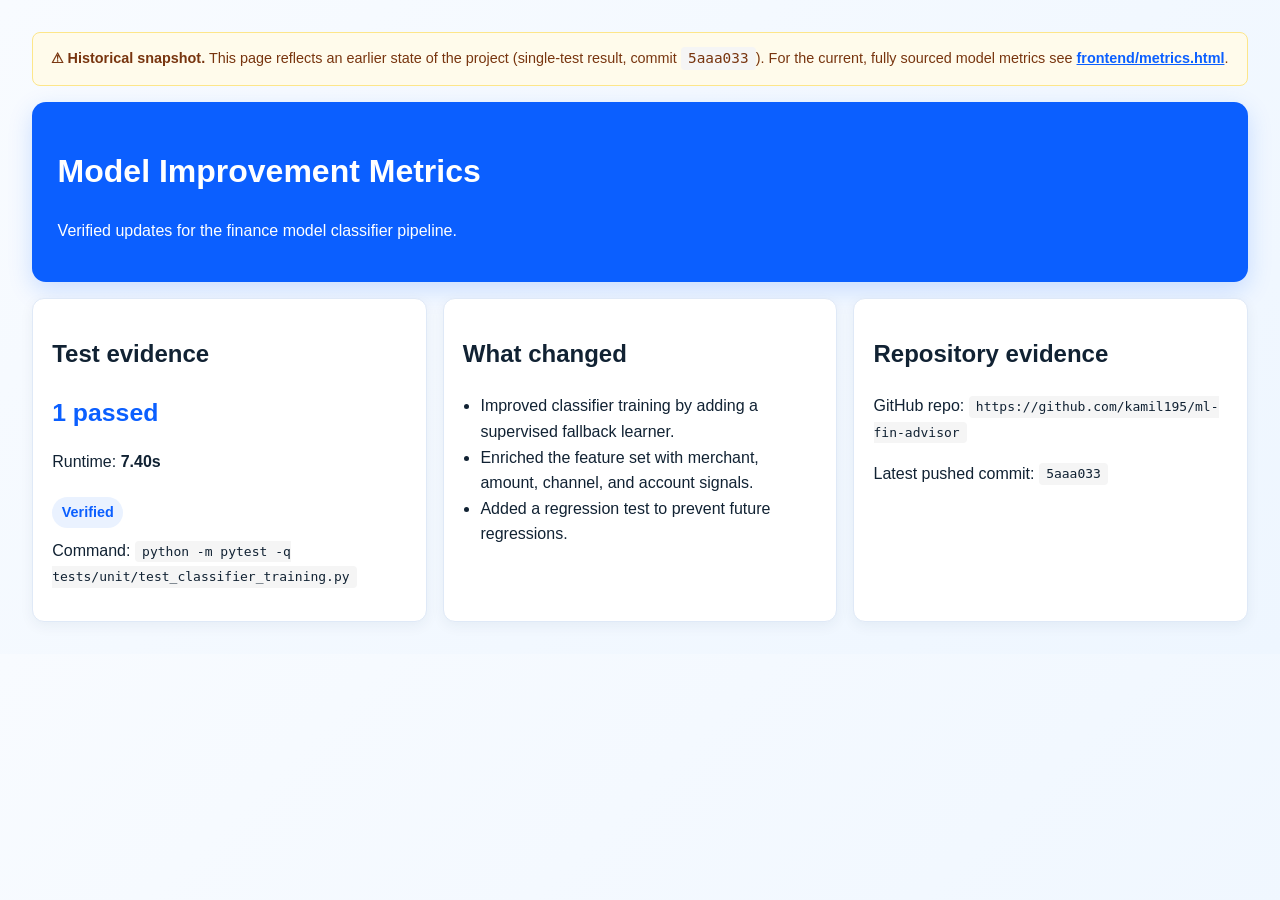
<file: metrics.html>
<!DOCTYPE html>
<html lang="en">
<head>
  <meta charset="UTF-8" />
  <meta name="viewport" content="width=device-width, initial-scale=1.0" />
  <title>Model Metrics</title>
  <style>
    :root { color-scheme: light dark; }
    body {
      font-family: "Segoe UI", Arial, sans-serif;
      margin: 0;
      padding: 2rem;
      background: linear-gradient(135deg, #f8fbff 0%, #eef6ff 100%);
      color: #123;
      line-height: 1.6;
    }
    .hero {
      background: #0b5fff;
      color: white;
      border-radius: 14px;
      padding: 1.4rem 1.6rem;
      margin-bottom: 1rem;
      box-shadow: 0 8px 24px rgba(11,95,255,0.18);
    }
    .grid { display: grid; gap: 1rem; grid-template-columns: repeat(auto-fit, minmax(280px, 1fr)); }
    .card {
      background: white;
      border: 1px solid #dfe9f7;
      border-radius: 12px;
      padding: 1rem 1.2rem;
      box-shadow: 0 4px 14px rgba(18,51,84,0.06);
    }
    .metric { font-size: 1.55rem; font-weight: 700; color: #0b5fff; }
    .pill {
      display: inline-block;
      background: #eaf2ff;
      color: #0b5fff;
      padding: 0.25rem 0.6rem;
      border-radius: 999px;
      font-size: 0.9rem;
      font-weight: 600;
      margin-top: 0.4rem;
    }
    code { background: #f5f5f5; padding: 0.2rem 0.45rem; border-radius: 4px; }
    ul { padding-left: 1.1rem; }
  </style>
</head>
<body>
  <div class="banner" style="background:#FFFBEB;border:1px solid #FDE68A;border-radius:8px;padding:0.9rem 1.1rem;margin-bottom:1rem;font-size:0.9rem;color:#78350F;line-height:1.6;">
    <strong>&#9888; Historical snapshot.</strong> This page reflects an earlier state of the project
    (single-test result, commit <code>5aaa033</code>). For the current, fully sourced model metrics
    see <a href="frontend/metrics.html" style="color:#0b5fff;font-weight:600;">frontend/metrics.html</a>.
  </div>

  <div class="hero">
    <h1>Model Improvement Metrics</h1>
    <p>Verified updates for the finance model classifier pipeline.</p>
  </div>

  <div class="grid">
    <div class="card">
      <h2>Test evidence</h2>
      <p><span class="metric">1 passed</span></p>
      <p>Runtime: <strong>7.40s</strong></p>
      <div class="pill">Verified</div>
      <p style="margin-top: 0.6rem;">Command: <code>python -m pytest -q tests/unit/test_classifier_training.py</code></p>
    </div>

    <div class="card">
      <h2>What changed</h2>
      <ul>
        <li>Improved classifier training by adding a supervised fallback learner.</li>
        <li>Enriched the feature set with merchant, amount, channel, and account signals.</li>
        <li>Added a regression test to prevent future regressions.</li>
      </ul>
    </div>

    <div class="card">
      <h2>Repository evidence</h2>
      <p>GitHub repo: <code>https://github.com/kamil195/ml-fin-advisor</code></p>
      <p>Latest pushed commit: <code>5aaa033</code></p>
    </div>
  </div>
</body>
</html>
</file>
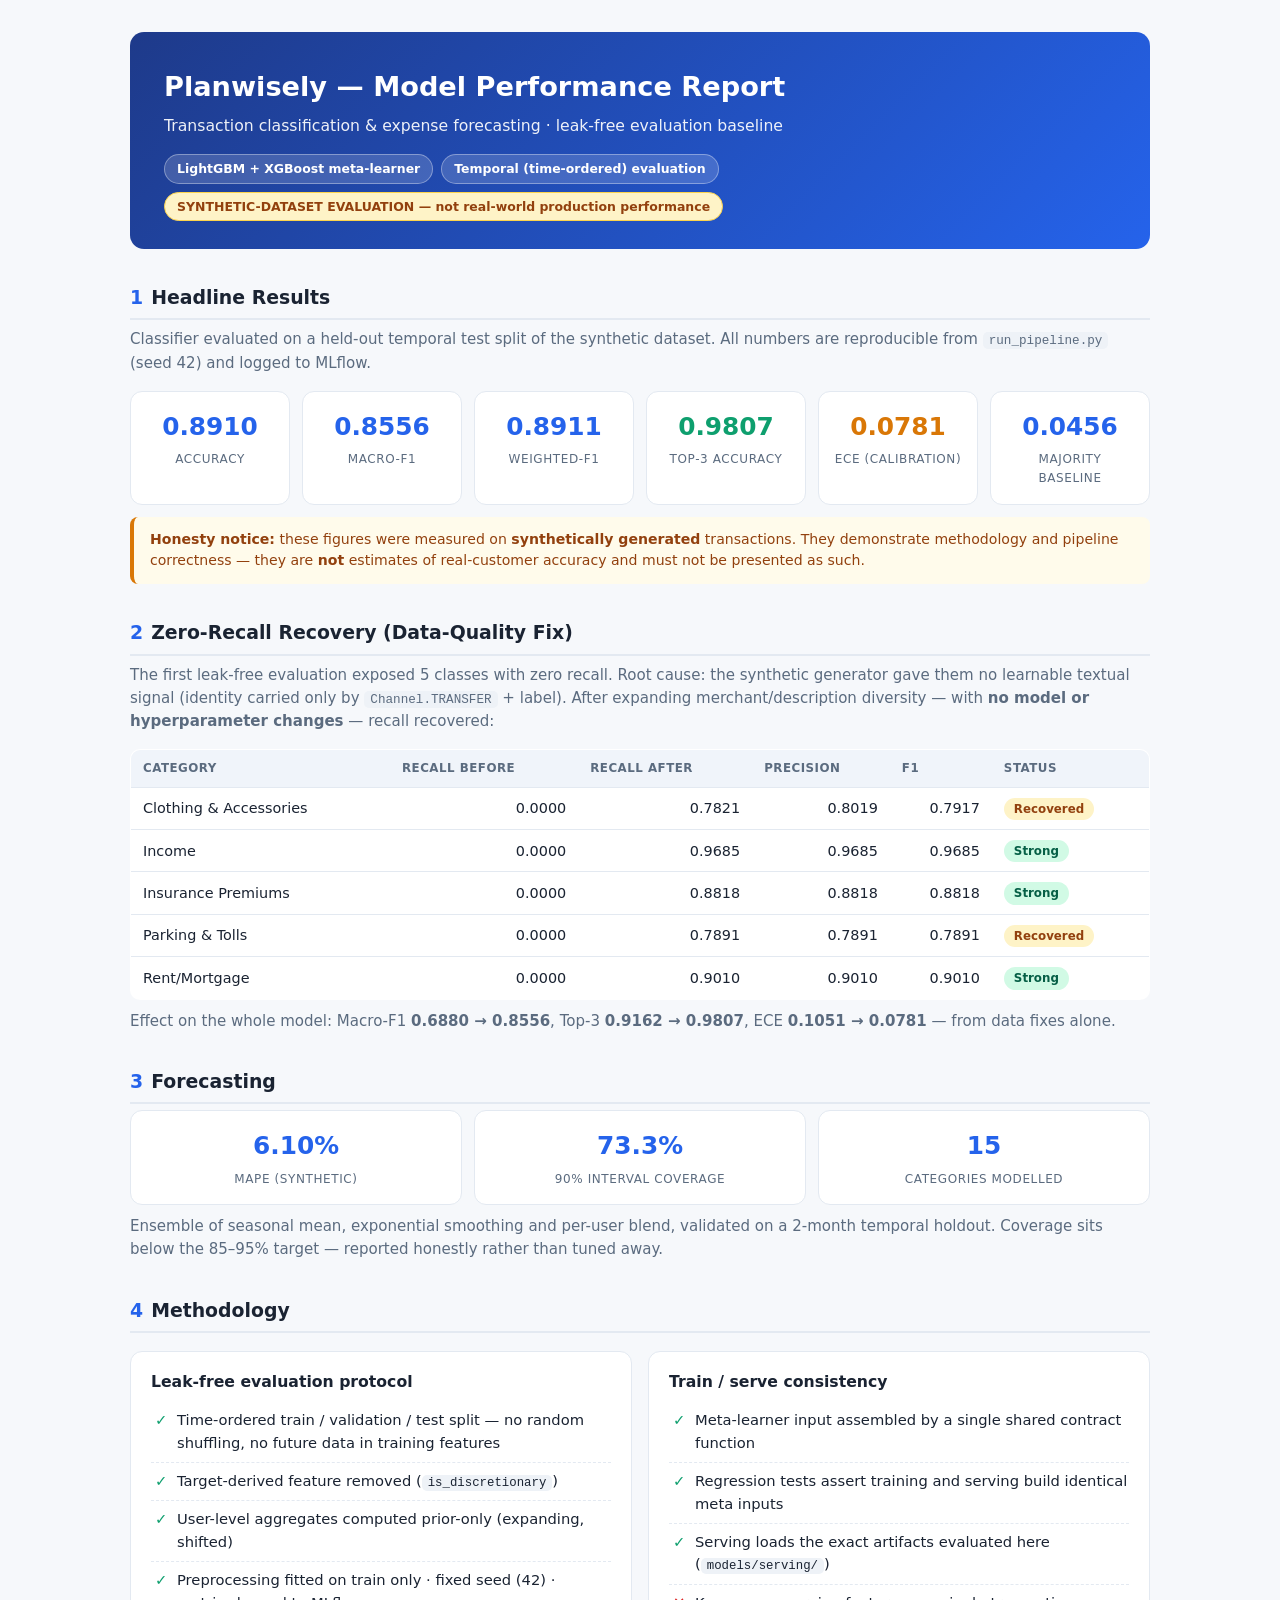
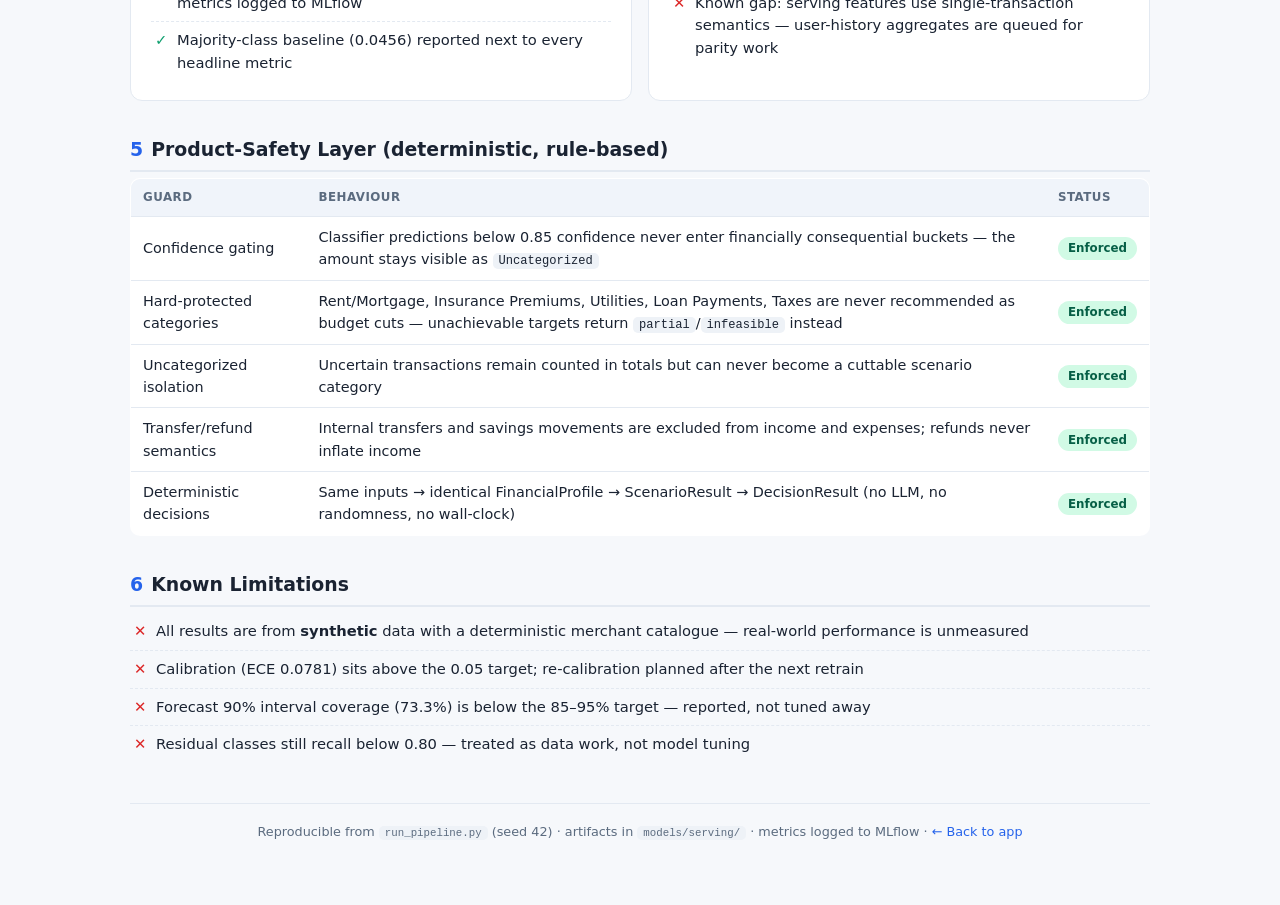
<file: frontend/metrics.html>
<!DOCTYPE html>
<html lang="en">
<head>
<meta charset="UTF-8">
<meta name="viewport" content="width=device-width, initial-scale=1.0">
<title>Planwisely · Model Performance Report</title>
<style>
  :root{--bg:#f6f8fb;--card:#fff;--ink:#1a2332;--muted:#5b6b7f;--accent:#2563eb;--good:#0e9f6e;--warn:#d97706;--bad:#dc2626;--border:#e3e9f1;--chip:#eef4ff}
  *{box-sizing:border-box;margin:0;padding:0}
  body{font-family:'Segoe UI',system-ui,-apple-system,Arial,sans-serif;background:var(--bg);color:var(--ink);line-height:1.55}
  .wrap{max-width:1060px;margin:0 auto;padding:32px 20px 64px}
  header.report{background:linear-gradient(135deg,#1e3a8a,#2563eb);color:#fff;border-radius:14px;padding:34px 34px 28px;margin-bottom:26px}
  header.report h1{font-size:1.7rem;font-weight:700}
  header.report p.sub{opacity:.92;margin-top:6px;font-size:.98rem}
  .badges{margin-top:16px;display:flex;flex-wrap:wrap;gap:8px}
  .badge{background:rgba(255,255,255,.16);border:1px solid rgba(255,255,255,.35);padding:4px 12px;border-radius:999px;font-size:.78rem;font-weight:600}
  .badge.warn{background:#fef3c7;color:#92400e;border-color:#fcd34d}
  h2{font-size:1.18rem;margin:34px 0 6px;padding-bottom:6px;border-bottom:2px solid var(--border)}
  h2 .n{color:var(--accent);margin-right:8px}
  p.lead{color:var(--muted);margin:8px 0 16px;font-size:.94rem}
  .grid{display:grid;grid-template-columns:repeat(auto-fit,minmax(150px,1fr));gap:12px}
  .metric{background:var(--card);border:1px solid var(--border);border-radius:12px;padding:16px 14px;text-align:center}
  .metric .v{font-size:1.55rem;font-weight:700;color:var(--accent)}
  .metric .k{font-size:.75rem;color:var(--muted);text-transform:uppercase;letter-spacing:.6px;margin-top:4px}
  .metric.good .v{color:var(--good)}.metric.warn .v{color:var(--warn)}
  table{width:100%;border-collapse:collapse;background:var(--card);border:1px solid var(--border);border-radius:10px;overflow:hidden;font-size:.9rem}
  th,td{padding:9px 12px;text-align:left;border-bottom:1px solid var(--border)}
  th{background:#f0f4fa;font-size:.74rem;text-transform:uppercase;letter-spacing:.5px;color:var(--muted)}
  tr:last-child td{border-bottom:none}
  td.num{font-variant-numeric:tabular-nums;text-align:right}
  .pill{display:inline-block;padding:2px 10px;border-radius:999px;font-size:.74rem;font-weight:600}
  .pill.ok{background:#d1fae5;color:#065f46}.pill.mid{background:#fef3c7;color:#92400e}
  .card{background:var(--card);border:1px solid var(--border);border-radius:12px;padding:18px 20px;margin-top:12px}
  .card h3{font-size:.98rem;margin-bottom:8px}
  ul.clean{list-style:none}
  ul.clean li{padding:7px 0 7px 26px;position:relative;border-bottom:1px dashed var(--border);font-size:.92rem}
  ul.clean li:last-child{border-bottom:none}
  ul.clean li:before{content:"✓";position:absolute;left:4px;color:var(--good);font-weight:700}
  ul.clean li.x:before{content:"✕";color:var(--bad)}
  .two{display:grid;grid-template-columns:1fr 1fr;gap:16px}
  @media(max-width:760px){.two{grid-template-columns:1fr}header.report{padding:26px 20px}}
  .note{background:var(--chip);border-left:4px solid var(--accent);border-radius:8px;padding:12px 16px;font-size:.88rem;color:#1e3a8a;margin-top:12px}
  .note.amber{background:#fffbeb;border-color:var(--warn);color:#92400e}
  code{background:#eef2f7;border-radius:5px;padding:1px 6px;font-size:.84em}
  footer{margin-top:40px;color:var(--muted);font-size:.8rem;text-align:center;border-top:1px solid var(--border);padding-top:18px}
  footer a{color:var(--accent);text-decoration:none}
</style>
</head>
<body>
<div class="wrap">

<header class="report">
  <h1>Planwisely — Model Performance Report</h1>
  <p class="sub">Transaction classification &amp; expense forecasting · leak-free evaluation baseline</p>
  <div class="badges">
    <span class="badge">LightGBM + XGBoost meta-learner</span>
    <span class="badge">Temporal (time-ordered) evaluation</span>
    <span class="badge warn">SYNTHETIC-DATASET EVALUATION — not real-world production performance</span>
  </div>
</header>

<h2><span class="n">1</span>Headline Results</h2>
<p class="lead">Classifier evaluated on a held-out temporal test split of the synthetic dataset. All numbers are reproducible from <code>run_pipeline.py</code> (seed 42) and logged to MLflow.</p>
<div class="grid">
  <div class="metric"><div class="v">0.8910</div><div class="k">Accuracy</div></div>
  <div class="metric"><div class="v">0.8556</div><div class="k">Macro-F1</div></div>
  <div class="metric"><div class="v">0.8911</div><div class="k">Weighted-F1</div></div>
  <div class="metric good"><div class="v">0.9807</div><div class="k">Top-3 Accuracy</div></div>
  <div class="metric warn"><div class="v">0.0781</div><div class="k">ECE (calibration)</div></div>
  <div class="metric"><div class="v">0.0456</div><div class="k">Majority Baseline</div></div>
</div>
<div class="note amber"><b>Honesty notice:</b> these figures were measured on <b>synthetically generated</b> transactions. They demonstrate methodology and pipeline correctness — they are <b>not</b> estimates of real-customer accuracy and must not be presented as such.</div>
<h2><span class="n">2</span>Zero-Recall Recovery (Data-Quality Fix)</h2>
<p class="lead">The first leak-free evaluation exposed 5 classes with zero recall. Root cause: the synthetic generator gave them no learnable textual signal (identity carried only by <code>Channel.TRANSFER</code> + label). After expanding merchant/description diversity — with <b>no model or hyperparameter changes</b> — recall recovered:</p>
<table>
  <tr><th>Category</th><th class="num">Recall before</th><th class="num">Recall after</th><th class="num">Precision</th><th class="num">F1</th><th>Status</th></tr>
  <tr><td>Clothing &amp; Accessories</td><td class="num">0.0000</td><td class="num">0.7821</td><td class="num">0.8019</td><td class="num">0.7917</td><td><span class="pill mid">Recovered</span></td></tr>
  <tr><td>Income</td><td class="num">0.0000</td><td class="num">0.9685</td><td class="num">0.9685</td><td class="num">0.9685</td><td><span class="pill ok">Strong</span></td></tr>
  <tr><td>Insurance Premiums</td><td class="num">0.0000</td><td class="num">0.8818</td><td class="num">0.8818</td><td class="num">0.8818</td><td><span class="pill ok">Strong</span></td></tr>
  <tr><td>Parking &amp; Tolls</td><td class="num">0.0000</td><td class="num">0.7891</td><td class="num">0.7891</td><td class="num">0.7891</td><td><span class="pill mid">Recovered</span></td></tr>
  <tr><td>Rent/Mortgage</td><td class="num">0.0000</td><td class="num">0.9010</td><td class="num">0.9010</td><td class="num">0.9010</td><td><span class="pill ok">Strong</span></td></tr>
</table>
<p class="lead" style="margin-top:10px">Effect on the whole model: Macro-F1 <b>0.6880 → 0.8556</b>, Top-3 <b>0.9162 → 0.9807</b>, ECE <b>0.1051 → 0.0781</b> — from data fixes alone.</p>

<h2><span class="n">3</span>Forecasting</h2>
<div class="grid">
  <div class="metric"><div class="v">6.10%</div><div class="k">MAPE (synthetic)</div></div>
  <div class="metric"><div class="v">73.3%</div><div class="k">90% Interval Coverage</div></div>
  <div class="metric"><div class="v">15</div><div class="k">Categories Modelled</div></div>
</div>
<p class="lead" style="margin-top:10px">Ensemble of seasonal mean, exponential smoothing and per-user blend, validated on a 2-month temporal holdout. Coverage sits below the 85–95% target — reported honestly rather than tuned away.</p>
<h2><span class="n">4</span>Methodology</h2>
<div class="two">
  <div class="card">
    <h3>Leak-free evaluation protocol</h3>
    <ul class="clean">
      <li>Time-ordered train / validation / test split — no random shuffling, no future data in training features</li>
      <li>Target-derived feature removed (<code>is_discretionary</code>)</li>
      <li>User-level aggregates computed prior-only (expanding, shifted)</li>
      <li>Preprocessing fitted on train only · fixed seed (42) · metrics logged to MLflow</li>
      <li>Majority-class baseline (0.0456) reported next to every headline metric</li>
    </ul>
  </div>
  <div class="card">
    <h3>Train / serve consistency</h3>
    <ul class="clean">
      <li>Meta-learner input assembled by a single shared contract function</li>
      <li>Regression tests assert training and serving build identical meta inputs</li>
      <li>Serving loads the exact artifacts evaluated here (<code>models/serving/</code>)</li>
      <li class="x">Known gap: serving features use single-transaction semantics — user-history aggregates are queued for parity work</li>
    </ul>
  </div>
</div>

<h2><span class="n">5</span>Product-Safety Layer (deterministic, rule-based)</h2>
<table>
  <tr><th>Guard</th><th>Behaviour</th><th>Status</th></tr>
  <tr><td>Confidence gating</td><td>Classifier predictions below 0.85 confidence never enter financially consequential buckets — the amount stays visible as <code>Uncategorized</code></td><td><span class="pill ok">Enforced</span></td></tr>
  <tr><td>Hard-protected categories</td><td>Rent/Mortgage, Insurance Premiums, Utilities, Loan Payments, Taxes are never recommended as budget cuts — unachievable targets return <code>partial</code>/<code>infeasible</code> instead</td><td><span class="pill ok">Enforced</span></td></tr>
  <tr><td>Uncategorized isolation</td><td>Uncertain transactions remain counted in totals but can never become a cuttable scenario category</td><td><span class="pill ok">Enforced</span></td></tr>
  <tr><td>Transfer/refund semantics</td><td>Internal transfers and savings movements are excluded from income and expenses; refunds never inflate income</td><td><span class="pill ok">Enforced</span></td></tr>
  <tr><td>Deterministic decisions</td><td>Same inputs → identical FinancialProfile → ScenarioResult → DecisionResult (no LLM, no randomness, no wall-clock)</td><td><span class="pill ok">Enforced</span></td></tr>
</table>

<h2><span class="n">6</span>Known Limitations</h2>
<ul class="clean">
  <li class="x">All results are from <b>synthetic</b> data with a deterministic merchant catalogue — real-world performance is unmeasured</li>
  <li class="x">Calibration (ECE 0.0781) sits above the 0.05 target; re-calibration planned after the next retrain</li>
  <li class="x">Forecast 90% interval coverage (73.3%) is below the 85–95% target — reported, not tuned away</li>
  <li class="x">Residual classes still recall below 0.80 — treated as data work, not model tuning</li>
</ul>

<footer>
  Reproducible from <code>run_pipeline.py</code> (seed 42) · artifacts in <code>models/serving/</code> · metrics logged to MLflow ·
  <a href="index.html">← Back to app</a>
</footer>

</div>
</body>
</html>
</file>
